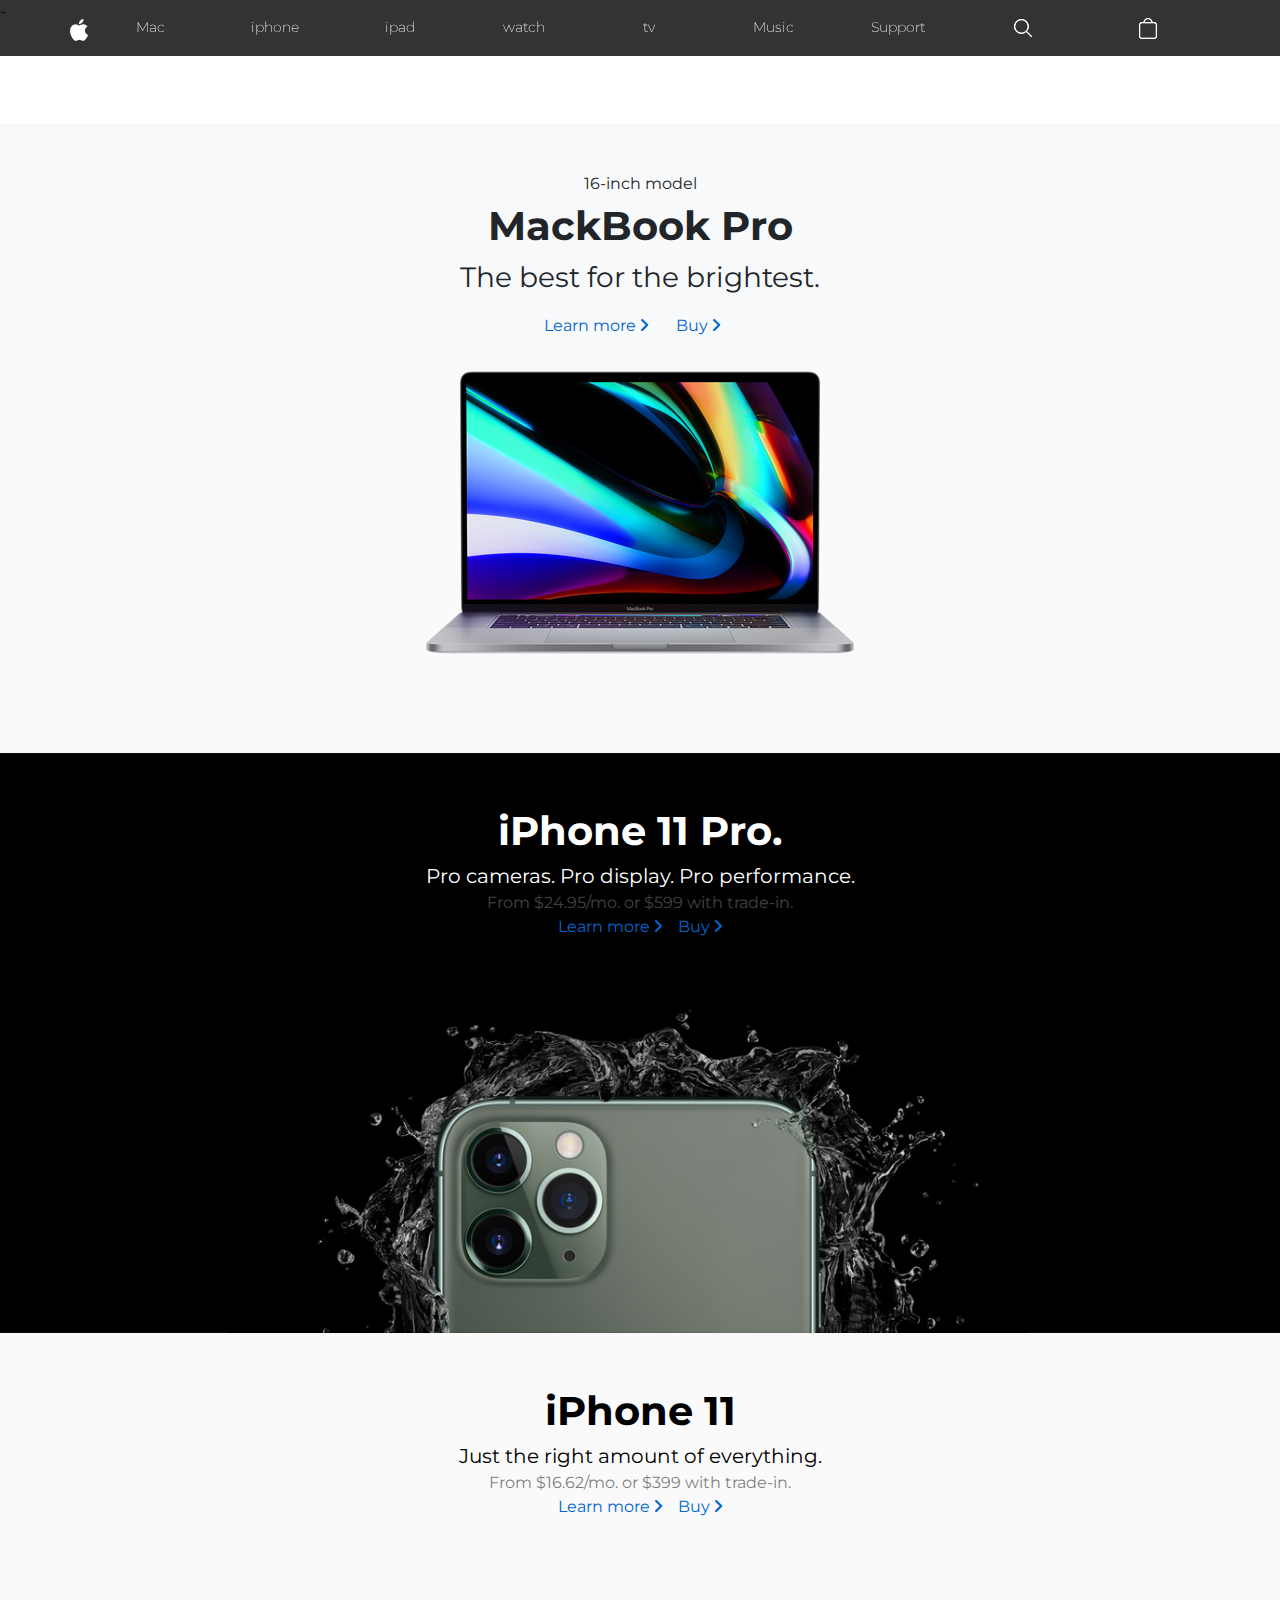
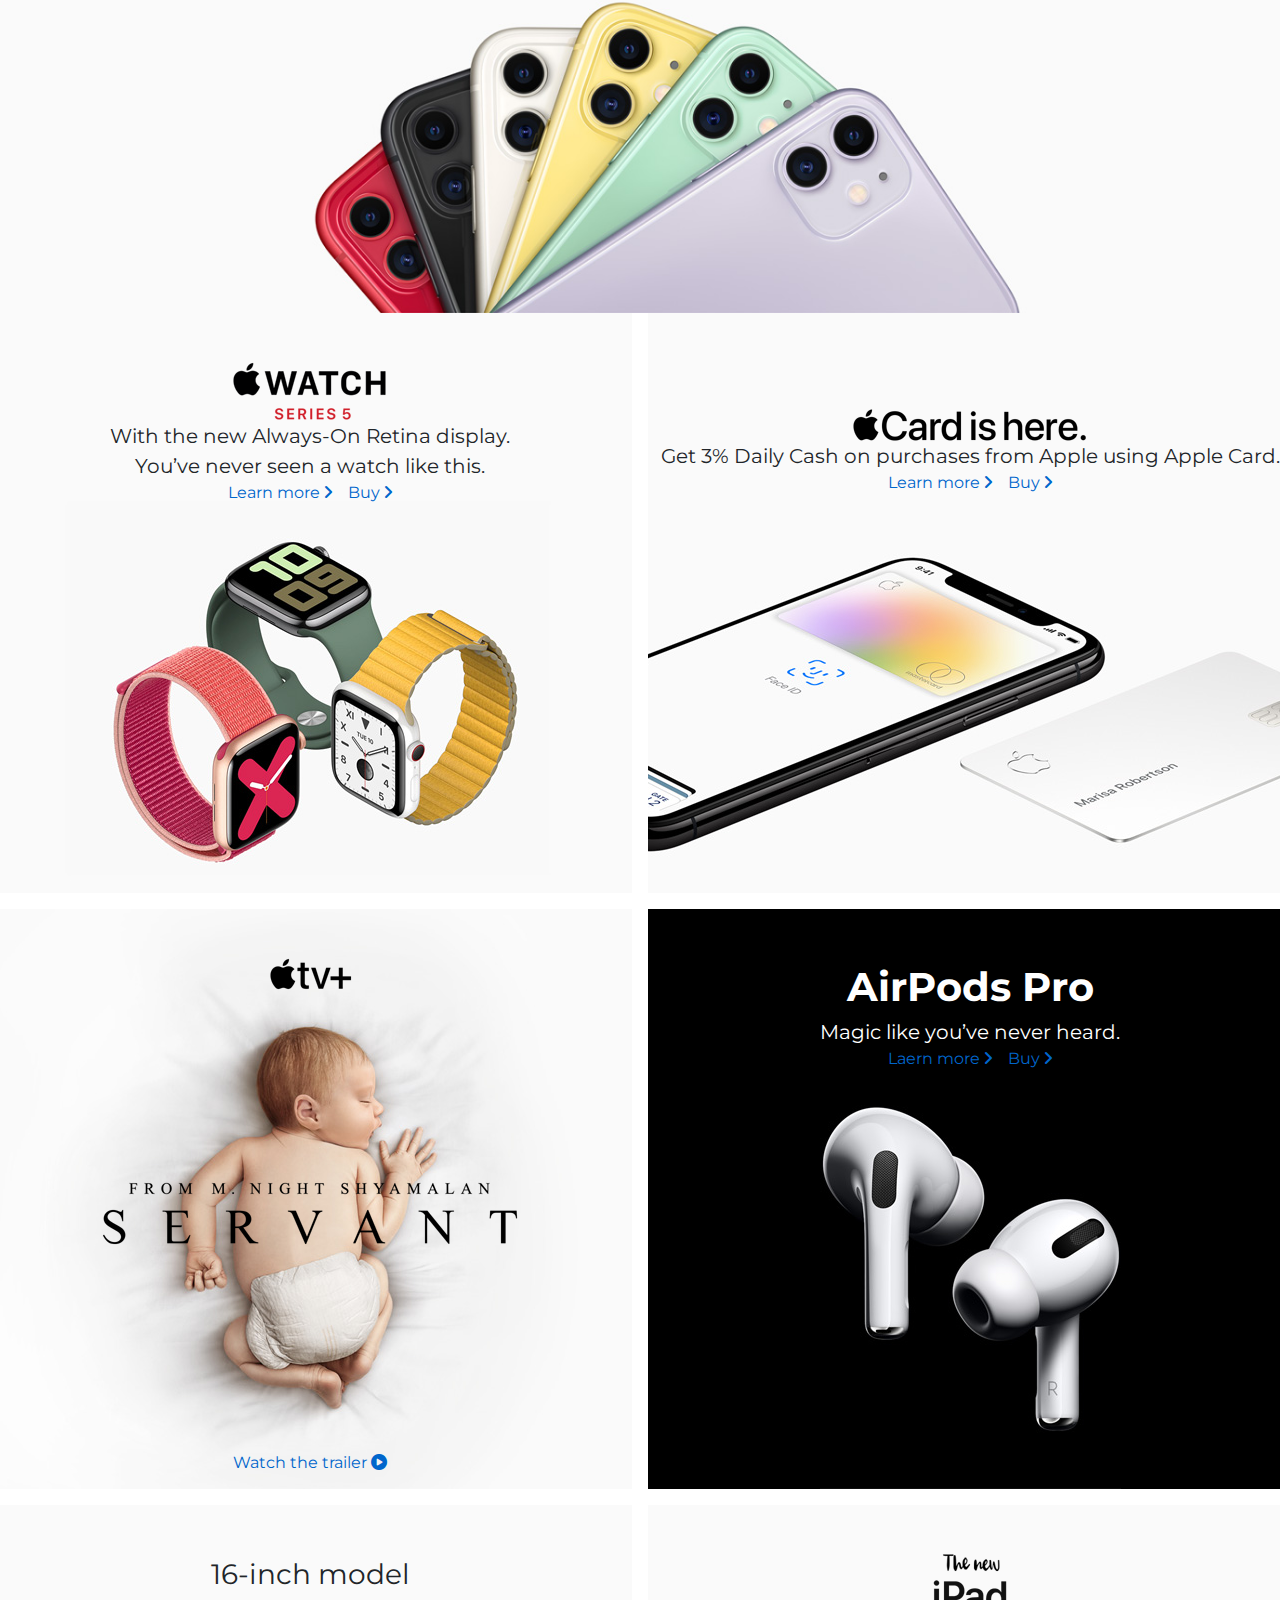
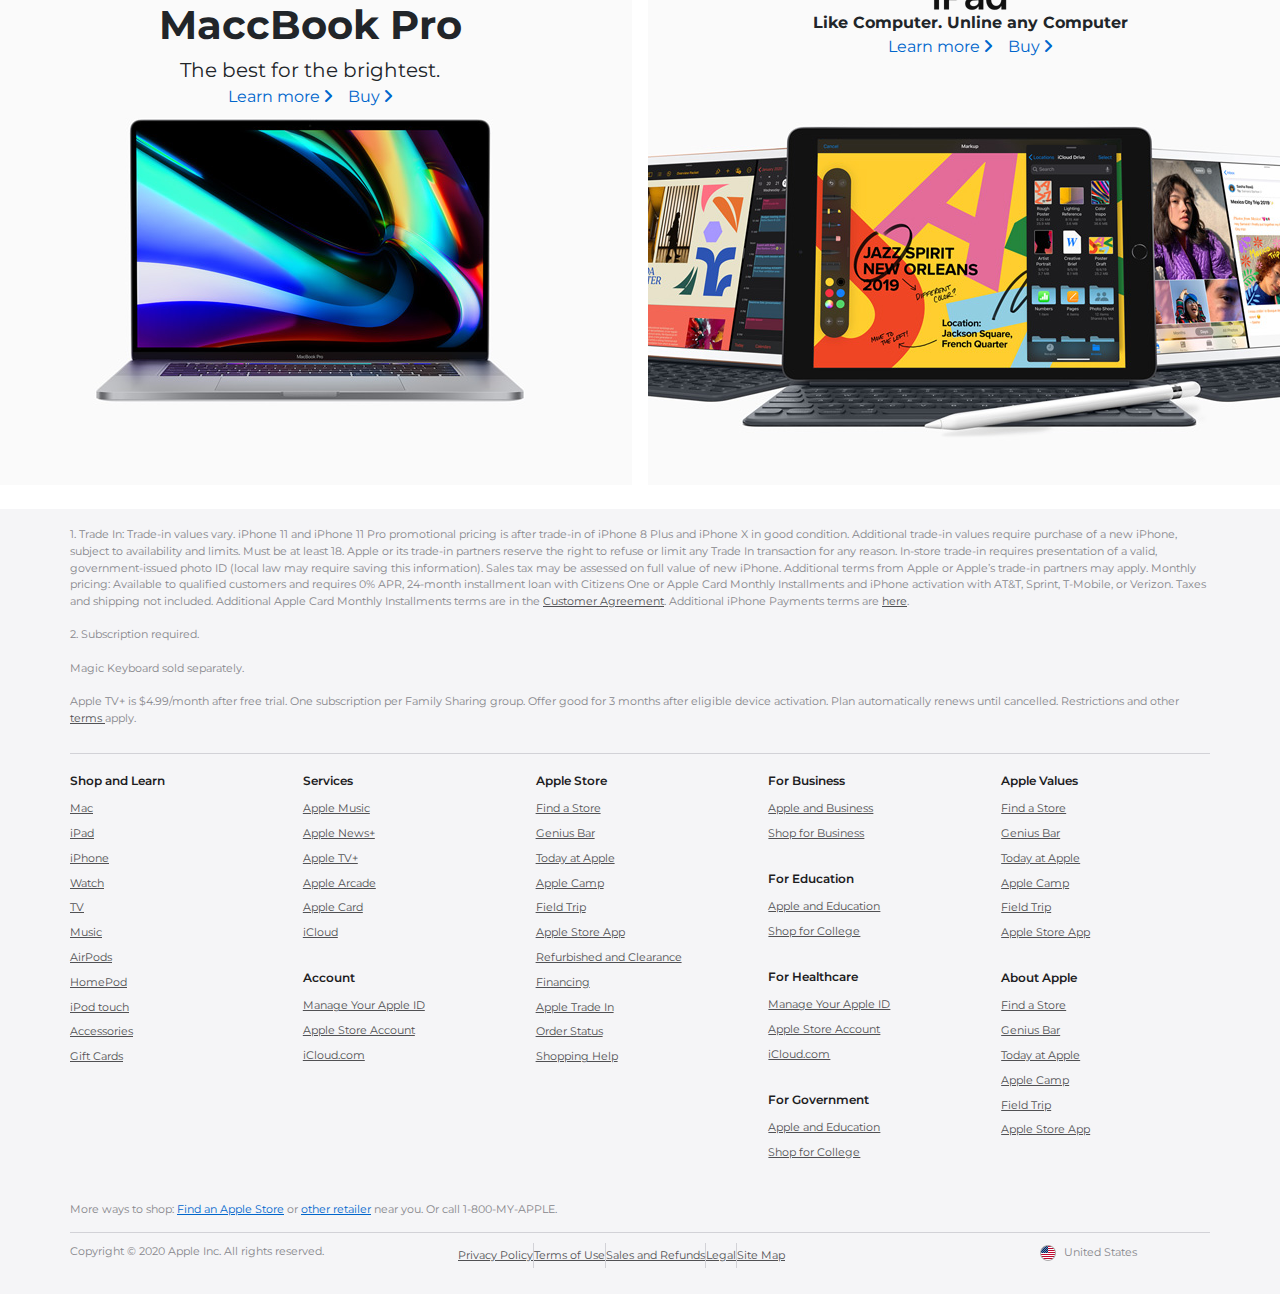
<file: index.html>
<!DOCTYPE html>
<html>
  <head>
    

    <!-- Some meta tags -->
    <meta charset="utf-8" />
    <meta
      name="viewport"
      content="width=device-width, initial-scale=1, shrink-to-fit=no"
    />
    <meta name="title" content="Apple Responsive Replica" />
    <meta
      name="description"
      content="A responsive replica of Apple's website"
    />
    <title>Apple Responsive Replica</title>
    <link rel='icon' href='images/icons/favicon.ico' type='image/x-icon'/ >

    <!-- Link to the Font-Awesome Font -->
    <link
      rel="stylesheet"
      href="https://maxcdn.bootstrapcdn.com/font-awesome/4.6.2/css/font-awesome.min.css"
    />

    <!-- FontAwesome CSS  -->
    

    <link href="https://cdnjs.cloudflare.com/ajax/libs/font-awesome/6.0.0-beta3/css/all.min.css" rel="stylesheet"> -

    <!-- Link to Montserrat font from Google Fonts-->
    <link
      href="https://fonts.googleapis.com/css?family=Montserrat:200,200i,300,300i,400,600,600i,700,700i,800,800i,900,900i&display=swap"
      rel="stylesheet"
    />

    <!-- Styles -->
    <!-- Bootstrap Styles -->
    <!-- <link rel="stylesheet" type="text/css" href="css/bootstrap.css" /> -->
    <link rel="stylesheet" href="css/bootstrap (2).css" />

    <!-- Custom Styles -->
    <link rel="stylesheet" type="text/css" href="css/styles.css" />
  </head>
  <body>
    <!-- Header navigation -->
    <div class="nav-wrapper fixed-top">
      <div class="container">
        <nav class="navbar navbar-toggleable-sm navbar-expand-md">
          <button
            class="navbar-toggler navbar-toggler-right"
            type="button"
            data-toggle="collapse"
            data-target=".navbar-collapse"
          >
            ☰
          </button>
          <a class="navbar-brand mx-auto" href="#"
            ><img src="images/icons/logo-sm.png"
          /></a>

          <div class="navbar-collapse collapse">
            <ul class="navbar-nav nav-justified w-100 nav-fill">
              <li class="nav-item">
                <a class="nav-link js-scroll-trigger" href="/mac/">Mac</a>
              </li>
              <li class="nav-item">
                <a class="nav-link js-scroll-trigger" href="#">iphone</a>
              </li>
              <li class="nav-item">
                <a class="nav-link js-scroll-trigger" href="#">ipad</a>
              </li>
              <li class="nav-item">
                <a class="nav-link js-scroll-trigger" href="#">watch</a>
              </li>
              <li class="nav-item">
                <a class="nav-link js-scroll-trigger" href="#">tv</a>
              </li>
              <li class="nav-item">
                <a class="nav-link js-scroll-trigger" href="#">Music</a>
              </li>
              <li class="nav-item">
                <a class="nav-link js-scroll-trigger" href="#">Support</a>
              </li>
              <li class="nav-item">
                <a class="nav-link js-scroll-trigger" href="/search/"
                  ><img src="images/icons/search-icon-sm.png"
                /></a>
              </li>
              <li class="nav-item">
                <a class="nav-link js-scroll-trigger" href="/cart/"
                  ><img src="images/icons/cart-sm.png"
                /></a>
              </li>
            </ul>
          </div>
        </nav>
      </div>
    </div>

    <!-- My code goes in here -->
    <!--  -->
    <div class="top-100">
      <div class="container-fluid">
        <section class="firstSection text-center pt-5 bg-light py-3">
          <div class="internal-wrapper">
            <div class="model fs-6">16-inch model</div>
            <div class="product-title fw-bold fs-1">MackBook Pro</div>
            <div class="brief-description fs-3">
              The best for the brightest.
            </div>
            <div class="links-wrapper py-3">
              <ul class="list-unstyled list-inline">
                <li class="list-inline-item pe-3">
                  <a href="#" class="text-decoration-none">Learn more <i class="fa-solid fa-angle-right"></i></a>
                </li>
                <li class="list-inline-item pe-3">
                  <a href="#" class="text-decoration-none">Buy <i class="fa-solid fa-angle-right"></i></a>
                </li>
              </ul>
            </div>
            <div class="image-wrapper">
              <img src="./images/home/macbook-pro.jpg" alt="MacBook Pro img-fluid" />
            </div>
          </div>
        </section>
        <!-- First main section ends here -->
        <!-- Second main section starts here -->
        <section class="secondSection pt-5 text-center text-white py-3">
          <div class="internal-wrapper">
            <div class="product-title fw-bold fs-1">iPhone 11 Pro.</div>
            <div class="brief-description fs-5">
              Pro cameras. Pro display. Pro performance.
            </div>
            <div class="price-wrapper fs-6 opacity-25">
              From $24.95/mo. or $599 with trade‑in.
            </div>
            <div class="links-wrapper">
              <ul class="d-flex list-unstyled gap-3 justify-content-center">
                <li><a href="#" class="text-decoration-none">Learn more <i class="fa-solid fa-angle-right"></i> </a></li>
                <li><a href="#" class="text-decoration-none">Buy <i class="fa-solid fa-angle-right"></i></a></li>
              </ul>
            </div>
          </div>
        </section>
        <section class="thirdSection pt-5 text-center text-black py-5">
          <div class="internal-wrapper">
            <div class="product-title fw-bold fs-1">iPhone 11</div>
            <div class="brief-description fs-5">
              Just the right amount of everything.
            </div>
            <div class="price-wrapper fs-6 opacity-50">
              From $16.62/mo. or $399 with trade‑in.
            </div>
            <div class="links-wrapper">
              <ul class="d-flex gap-3 justify-content-center list-unstyled">
                <li><a href="#" class="text-decoration-none">Learn more <i class="fa-solid fa-angle-right"></i></a></li>
                <li><a href="#" class="text-decoration-none">Buy <i class="fa-solid fa-angle-right"></i></a></li>
              </ul>
            </div>
          </div>
        </section>
        <section class="fourthSection text-center  row">
          <div class="left-wrapper mb-3 pt-5 col-md me-md-3">
            <div class="logo-left">
              <img src="./images/icons/watch-series5-logo.png" alt="" class="img-fluid" />
            </div>
            <div class="brief-description fs-5">
              With the new Always-On Retina display.<br />
              You’ve never seen a watch like this.
            </div>
            <div class="links-wrapper">
              <ul
                class="d-flex gap-3 fs-6 justify-content-center list-unstyled"
              >
                <li><a href="#" class="text-decoration-none">Learn more <i class="fa-solid fa-angle-right"></i></a></li>
                <li><a href="#" class="text-decoration-none">Buy <i class="fa-solid fa-angle-right"></i></a></li>
              </ul>
            </div>
          </div>
          <div class="right-wrapper pt-5 mb-3 col-md">
            <div class="logo-right pt-5">
              <img src="./images/icons/apple-card-logo.png" alt="" class="img-fluid" />
            </div>
            <div class="brief-description fs-5">
              Get 3% Daily Cash on purchases from Apple using Apple Card.
            </div>
            <div class="links-wrapper">
              <ul
                class="d-flex gap-3 fs-6 justify-content-center list-unstyled"
              >
                <li><a href="#" class="text-decoration-none">Learn more <i class="fa-solid fa-angle-right"></i></a></li>
                <li><a href="#" class="text-decoration-none">Buy <i class="fa-solid fa-angle-right"></i></a></li>
              </ul>
            </div>
          </div>
        </section>
        <section class="fivethSection text-center  row">
          <div class="left-wrapper mb-3 col-md me-md-3">
            <div class="logo5top pt-5">
              <img src="./images/icons/apple-tv-logo.png" alt="" class="img-fluid" />
            </div>
            <div class="servantLogo">
              <img src="./images/icons/servant-logo.png" alt="" class="img-fluid" />
            </div>
            <div class="watch-more-wrapper list-unstyled">
              <a href="#" class="text-decoration-none">Watch the trailer <i class="fa-solid fa-circle-play"></i></a>
            </div>
          </div>
          <div class="right-wrapper mb-3 text-center pt-5 col-md">
            <div class="model fs-1 fw-bold">AirPods Pro</div>
            <div class="brief-description fs-5">Magic like you’ve never heard.</div>
            <div class="links-wrapper hovercol">
              <ul class="d-flex gap-3 justify-content-center list-unstyled">
                <li><a href="#" class="text-decoration-none">Laern more <i class="fa-solid fa-angle-right"></i></a></li>
                <li><a href="#" class="text-decoration-none">Buy <i class="fa-solid fa-angle-right"></i></a></li>
              </ul>
            </div>
          </div>
        </section>
        <section class="sixthSection text-center  row">
        <div class="left-wrapper text-center pt-5 mb-3 col-md me-md-3">
            <div class="model fs-3">
            16-inch model
        </div>
        <div class="product-title fs-1 fw-bold">
            MaccBook Pro
        </div>
        <div class="brief-description fs-5">
            The best for the brightest.
        </div>
        <div class="links-wrapper">
            <ul class="d-flex justify-content-center gap-3 list-unstyled">
                <li><a href="#" class="text-decoration-none">Learn more <i class="fa-solid fa-angle-right"></i></a></li>
                <li><a href="#" class="text-decoration-none">Buy <i class="fa-solid fa-angle-right"></i></a></li>
            </ul>
        </div>
        </div>
        <div class="right-wrapper text-center pt-5 mb-4 col-md">
            <div class="logo6left">
                <img src="./images/icons/new-ipad-logo.png" alt="" class="img-fluid">
            </div>
            <div class="brief-description fs-6 fw-bold">
                Like Computer. Unline any Computer
            </div>
            <div class="links-wrapper">
                <ul class="d-flex justify-content-center gap-3 list-unstyled">
                    <li><a href="#" class="text-decoration-none">Learn more <i class="fa-solid fa-angle-right"></i></a></li>
                    <li><a href="#" class="text-decoration-none">Buy <i class="fa-solid fa-angle-right"></i></a></li>
                </ul>
            </div>
            </div>
        </div>
    </section>
      </div>
    </div>
    <!-- Footer section stats here -->
    <footer class="footer-wrapper">
      <div class="container">
        <div class="upper-text-container">
          <p>
            1. Trade In: Trade‑in values vary. iPhone 11 and iPhone 11 Pro
            promotional pricing is after trade‑in of iPhone 8 Plus and iPhone X
            in good condition. Additional trade‑in values require purchase of a
            new iPhone, subject to availability and limits. Must be at least 18.
            Apple or its trade-in partners reserve the right to refuse or limit
            any Trade In transaction for any reason. In‑store trade‑in requires
            presentation of a valid, government-issued photo ID (local law may
            require saving this information). Sales tax may be assessed on full
            value of new iPhone. Additional terms from Apple or Apple’s trade-in
            partners may apply. Monthly pricing: Available to qualified
            customers and requires 0% APR, 24-month installment loan with
            Citizens One or Apple Card Monthly Installments and iPhone
            activation with AT&T, Sprint, T-Mobile, or Verizon. Taxes and
            shipping not included. Additional Apple Card Monthly Installments
            terms are in the
            <a
              href="https://www.goldmansachs.com/terms-and-conditions/Apple-Card-Customer-Agreement.pdf"
              target="_blank"
            >
              Customer Agreement</a
            >. Additional iPhone Payments terms are
            <a
              href="https://www.apple.com/legal/sales-support/iphoneinstallments_us/"
            >
              here</a
            >.
          </p>
          <p>
            2. Subscription required.<br /><br />
            Magic Keyboard sold separately.<br /><br />
            Apple TV+ is $4.99/month after free trial. One subscription per
            Family Sharing group. Offer good for 3 months after eligible device
            activation. Plan automatically renews until cancelled. Restrictions
            and other <a href="https://www.apple.com/promo/">terms </a> apply.
          </p>
        </div>
        <div class="footer-links-wrapper row">
          <div class="links-wrapper-1 col-sm-12 col-md">
            <h3>Shop and Learn</h3>
            <ul>
              <li><a href="#">Mac</a></li>
              <li><a href="#">iPad</a></li>
              <li><a href="#">iPhone</a></li>
              <li><a href="#">Watch</a></li>
              <li><a href="#">TV</a></li>
              <li><a href="#">Music</a></li>
              <li><a href="#">AirPods</a></li>
              <li><a href="#">HomePod</a></li>
              <li><a href="#">iPod touch</a></li>
              <li><a href="#">Accessories</a></li>
              <li><a href="#">Gift Cards</a></li>
            </ul>
          </div>
          <div class="links-wrapper-2 col-sm-12 col-md">
            <h3>Services</h3>
            <ul>
              <li><a href="#">Apple Music</a></li>
              <li><a href="#">Apple News+</a></li>
              <li><a href="#">Apple TV+</a></li>
              <li><a href="#">Apple Arcade</a></li>
              <li><a href="#">Apple Card</a></li>
              <li><a href="#">iCloud</a></li>
            </ul>
            <h3>Account</h3>
            <ul>
              <li><a href="#">Manage Your Apple ID</a></li>
              <li><a href="#">Apple Store Account</a></li>
              <li><a href="#">iCloud.com</a></li>
            </ul>
          </div>
          <div class="links-wrapper-3 col-sm-12 col-md">
            <h3>Apple Store</h3>
            <ul>
              <li><a href="#">Find a Store</a></li>
              <li><a href="#">Genius Bar</a></li>
              <li><a href="#">Today at Apple</a></li>
              <li><a href="#">Apple Camp</a></li>
              <li><a href="#">Field Trip</a></li>
              <li><a href="#">Apple Store App</a></li>
              <li><a href="#">Refurbished and Clearance</a></li>
              <li><a href="#">Financing</a></li>
              <li><a href="#">Apple Trade In</a></li>
              <li><a href="#">Order Status</a></li>
              <li><a href="#">Shopping Help</a></li>
            </ul>
          </div>
          <div class="links-wrapper-4 col-sm-12 col-md">
            <h3>For Business</h3>
            <ul>
              <li><a href="#">Apple and Business</a></li>
              <li><a href="#">Shop for Business</a></li>
            </ul>
            <h3>For Education</h3>
            <ul>
              <li><a href="#">Apple and Education</a></li>
              <li><a href="#">Shop for College</a></li>
            </ul>
            <h3>For Healthcare</h3>
            <ul>
              <li><a href="#">Manage Your Apple ID</a></li>
              <li><a href="#">Apple Store Account</a></li>
              <li><a href="#">iCloud.com</a></li>
            </ul>
            <h3>For Government</h3>
            <ul>
              <li><a href="#">Apple and Education</a></li>
              <li><a href="#">Shop for College</a></li>
            </ul>
          </div>
          <div class="links-wrapper-5 col-sm-12 col-md">
            <h3>Apple Values</h3>
            <ul>
              <li><a href="#">Find a Store</a></li>
              <li><a href="#">Genius Bar</a></li>
              <li><a href="#">Today at Apple</a></li>
              <li><a href="#">Apple Camp</a></li>
              <li><a href="#">Field Trip</a></li>
              <li><a href="#">Apple Store App</a></li>
            </ul>
            <h3>About Apple</h3>
            <ul>
              <li><a href="#">Find a Store</a></li>
              <li><a href="#">Genius Bar</a></li>
              <li><a href="#">Today at Apple</a></li>
              <li><a href="#">Apple Camp</a></li>
              <li><a href="#">Field Trip</a></li>
              <li><a href="#">Apple Store App</a></li>
            </ul>
          </div>
        </div>
        <div class="my-apple-wrapper">
          More ways to shop: <a href="#">Find an Apple Store</a> or
          <a href="#">other retailer</a> near you. Or call 1-800-MY-APPLE.
        </div>
        <div class="copyright-wrapper row">
          <div
            class="copyright col-sm-12 order-2 col-md-8 order-md-1 col-lg-4 order-lg-1"
          >
            Copyright &copy; 2020 Apple Inc. All rights reserved.
          </div>
          <div class="footer-links-terms col-sm-12 order-3 col-lg-6 order-lg-2">
            <ul>
              <li><a href="#">Privacy Policy</a></li>
              <li><a href="#">Terms of Use</a></li>
              <li><a href="#">Sales and Refunds</a></li>
              <li><a href="#">Legal</a></li>
              <li><a href="#">Site Map</a></li>
            </ul>
          </div>
          <div
            class="footer-country col-sm-12 order-1 col-md-4 order-md-2 text-md-right col-lg-2 order-lg-3"
          >
            <div class="flag-wrapper"><img src="images/icons/16.png" /></div>
            <div class="footer-country-name">United States</div>
          </div>
        </div>
      </div>
    </footer>
    <!-- Footer section ends here -->

    <!-- Javascript -->

    <!-- jQuery -->
    <script src="https://ajax.googleapis.com/ajax/libs/jquery/3.4.1/jquery.min.js"></script>

    <!-- Bootsrap JS -->
    <script src="js/bootstrap.js"></script>
  </body>
</html>
</file>
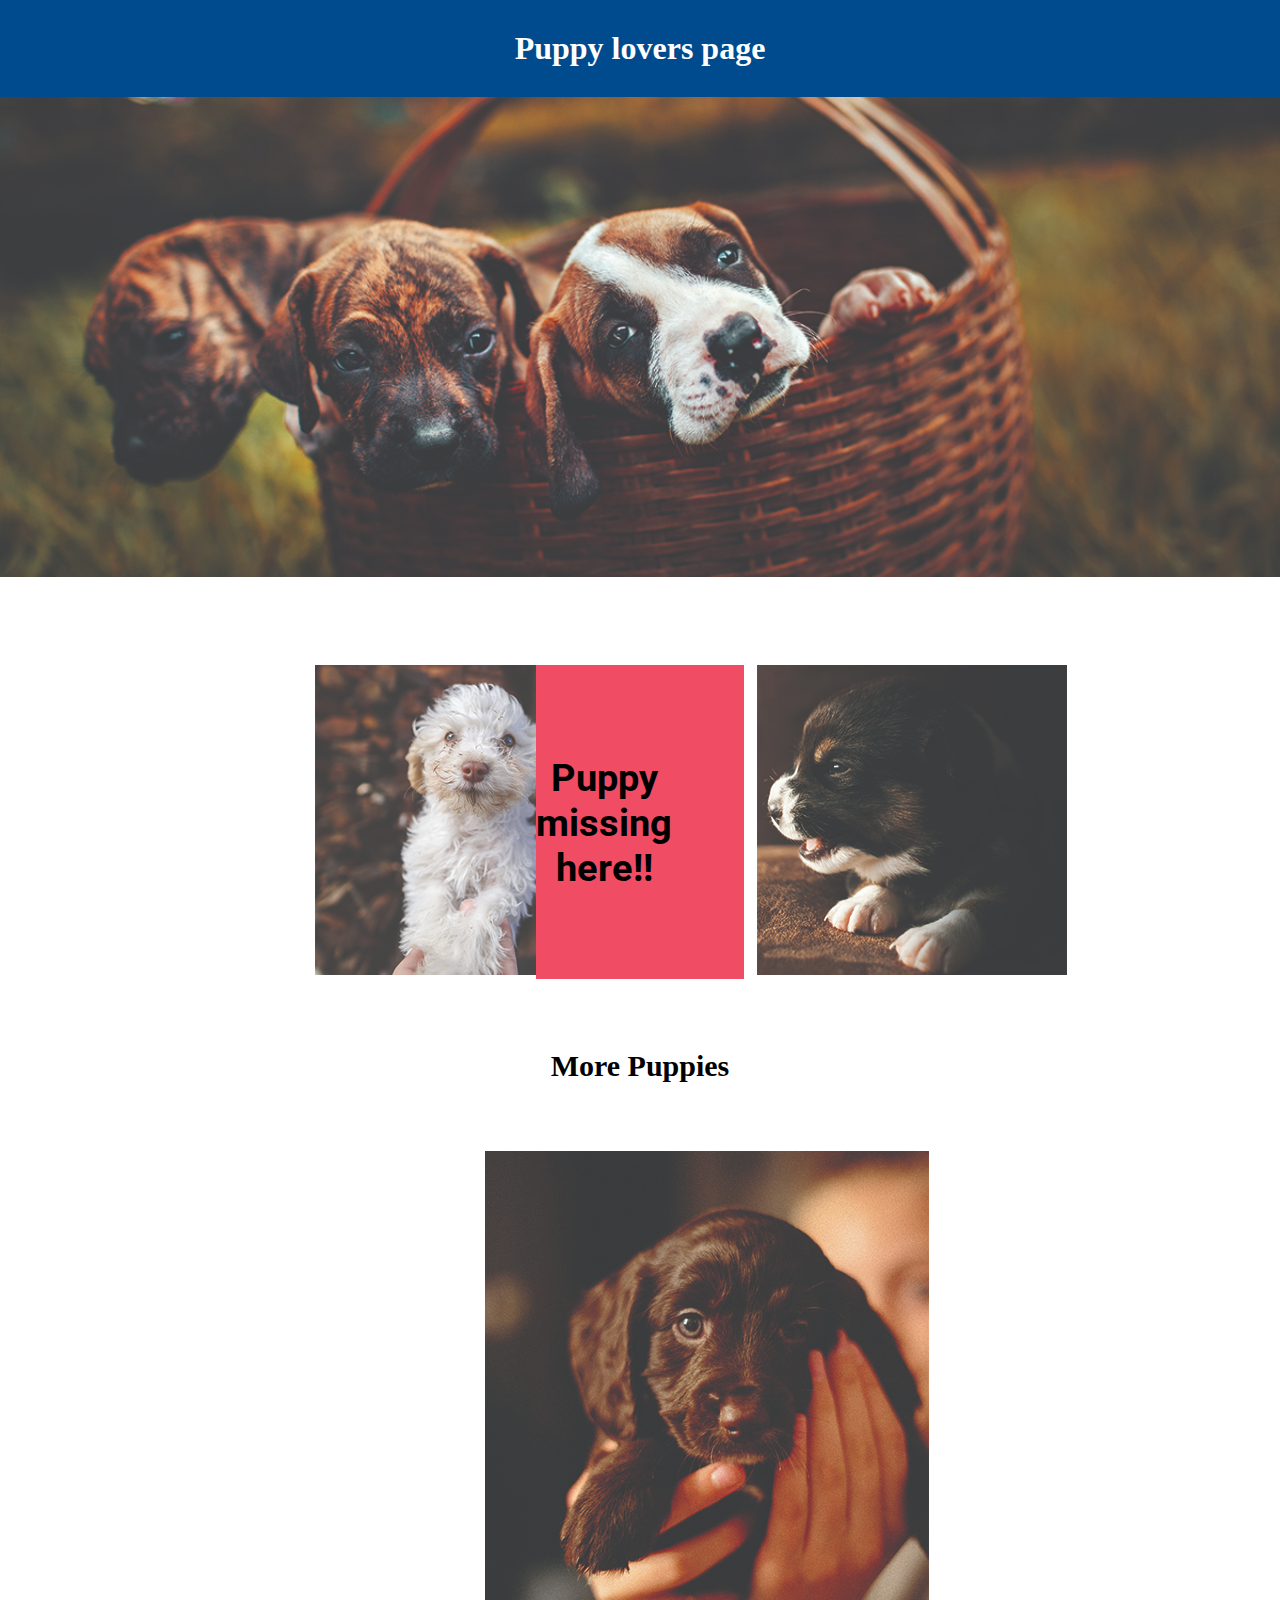
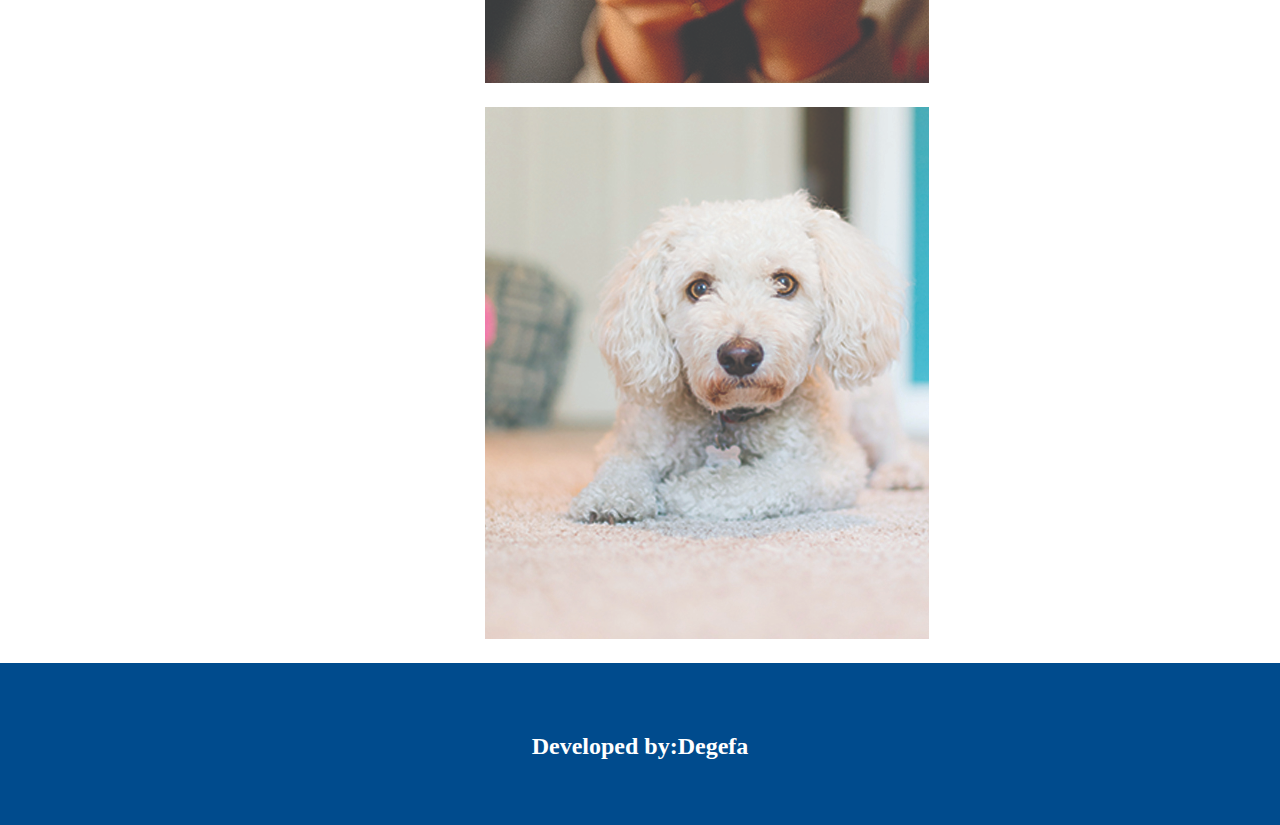
<file: PuppyProjectMediaQueries/Project/index.html>
<!DOCTYPE html>
<html lang="en">
<head>
    <meta charset="UTF-8">
    <meta name="viewport" content="width=device-width, initial-scale=1.0">
    <title>Puppy lovers page</title>
    <link rel="preconnect" href="https://fonts.googleapis.com">
<link rel="preconnect" href="https://fonts.gstatic.com" crossorigin>
<link href="https://fonts.googleapis.com/css2?family=Roboto:ital,wght@0,100;0,300;0,400;0,500;0,700;0,900;1,100;1,300;1,400;1,500;1,700;1,900&display=swap" rel="stylesheet">
    <link rel="stylesheet" href="./CSS/style.css">
</head>
<body>
    <!-- Header starts here -->
    <header class="blueBG">
        <h1>Puppy lovers page</h1>
    </header>
    <!-- Header ends here -->

    <!-- Banner starts here -->
    <section class="banner">
        <div>
            <img src="images/banner-puppies.jpg" alt="">
        </div>
    </section>
    <!-- Banner ends here -->
    
    <!-- Missing Puppy section starts here -->
    <section class="missingPuppy-wrapper">
        <div class="img1"><img src="images/puppy-1.jpg" alt=""></div>
        <div class="missing">
            <p>Puppy <br>missing <br> here!!</p>
        </div>

        <div class="img2"><img src="images/puppy-2.jpg" alt=""></div>
    </section>
    <!-- Missing Puppy section ends here -->

<!-- More Puppy section starts here -->
    <section>
        <div class="morePuppy">
            <h2>More Puppies</h2>
        </div>
    </section>
    <!-- More Puppy section ends here -->

    <!-- Bottom Puppy section starts here -->
    <section class="bottomP">
            <div class="bottomImg1"><img src="images/puppy-3.jpg" alt=""></div>
            <div class="bottomImg2"><img src="images/puppy-4.jpg" alt=""></div>
    </section>

        <!-- Bottom Puppy section ends here -->
    
<!-- footer section starts here -->
    <footer class="blueBG footerText">
        <h2>Developed by:Degefa</h2>
    </footer>
</body>
</html>
</file>
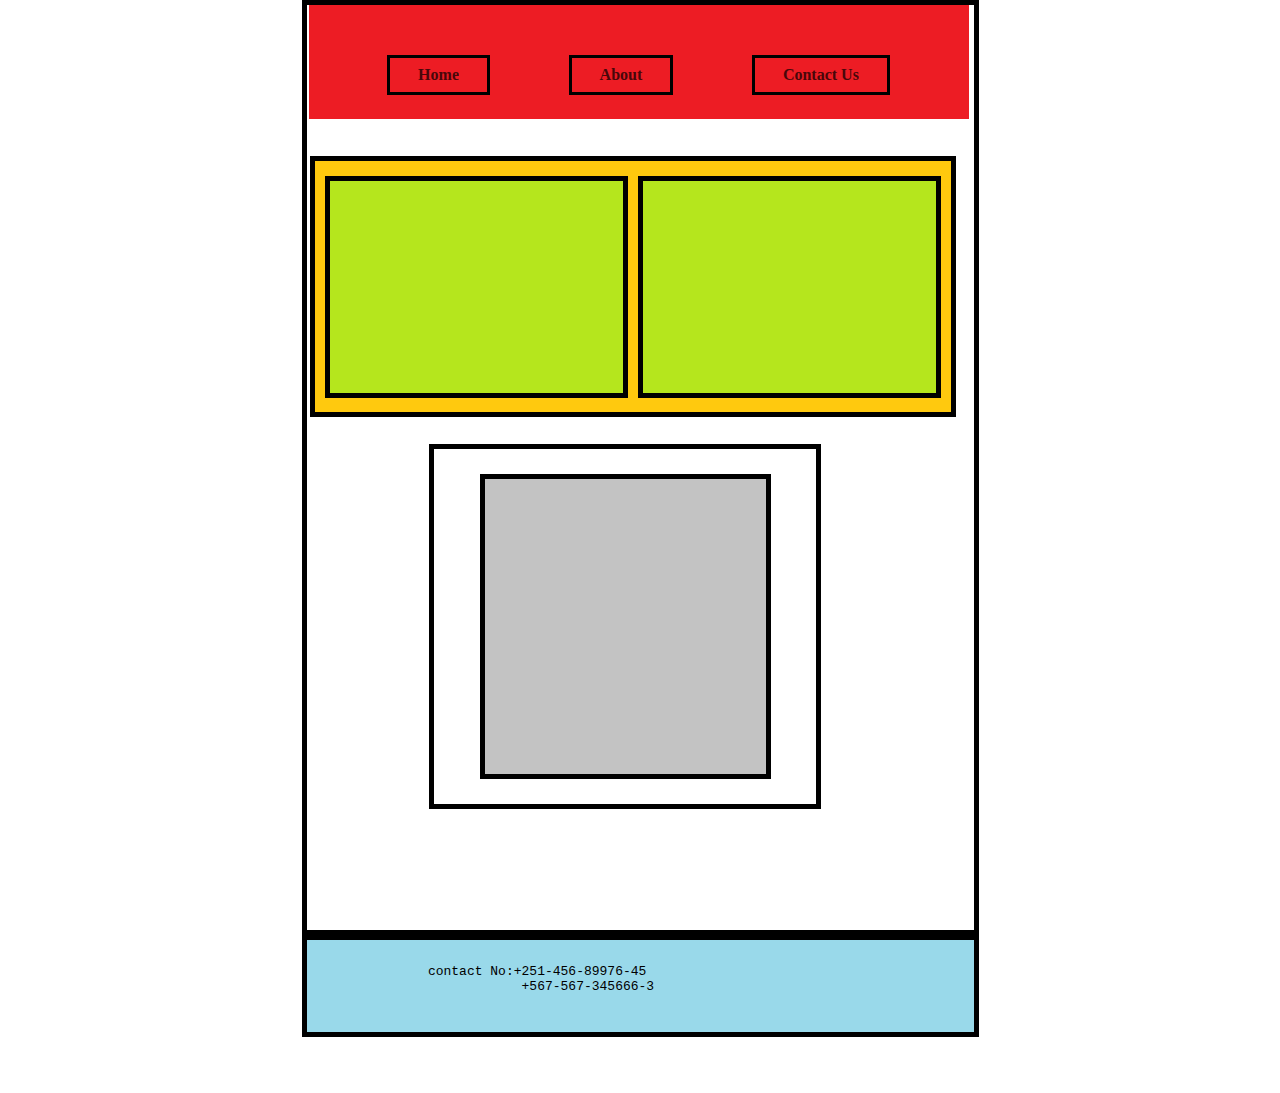
<file: PuppyProjectMediaQueries/Project/Bonus/bonus.html>
<!DOCTYPE html>
<html lang="en">
<head>
  <meta charset="UTF-8">
  <meta name="viewport" content="width=device-width, initial-scale=1.0">
  <title>Media query bonus</title>
  <link rel="stylesheet" href="bonus.css">
</head>
<body>
  <section class="outer-border">
    <header class="header-wrapper">
    <nav class="header-links">
      <ul>
        <li><a href="">Home</a></li>
        <li><a href="">About</a></li>
        <li><a href="">Contact Us</a></li>
        <li class="howitworks"><a href="">How it works</a></li>
      </ul>
    </nav>
  </header>
  <section class="cool-designtext">
    <div>This is cool design</div>
  </section>
  <section class="mainsection-yellowbg">
    <div class="left-wrapper">
      <div class="green-left-upper"></div>
      <div class="green-left-bottom"></div>
    </div>

    <div class="right-wrapper">
      <div class="right-upper-1gray">
        <div class="innersinglegray"></div>
      </div>
      <div class="right-bottom-2grays"></div>
    </div>
  </section>
  </section>
  <footer>
    <div class="contact">
      <pre class="contact-text">
        contact No:+251-456-89976-45 
                    +567-567-345666-3
      </pre>
    </div>
    <div class="address">
      Address:<br>
              AA,US<br>
              UE, UAE
    </div>
  </footer>
</body>
</html>
</file>
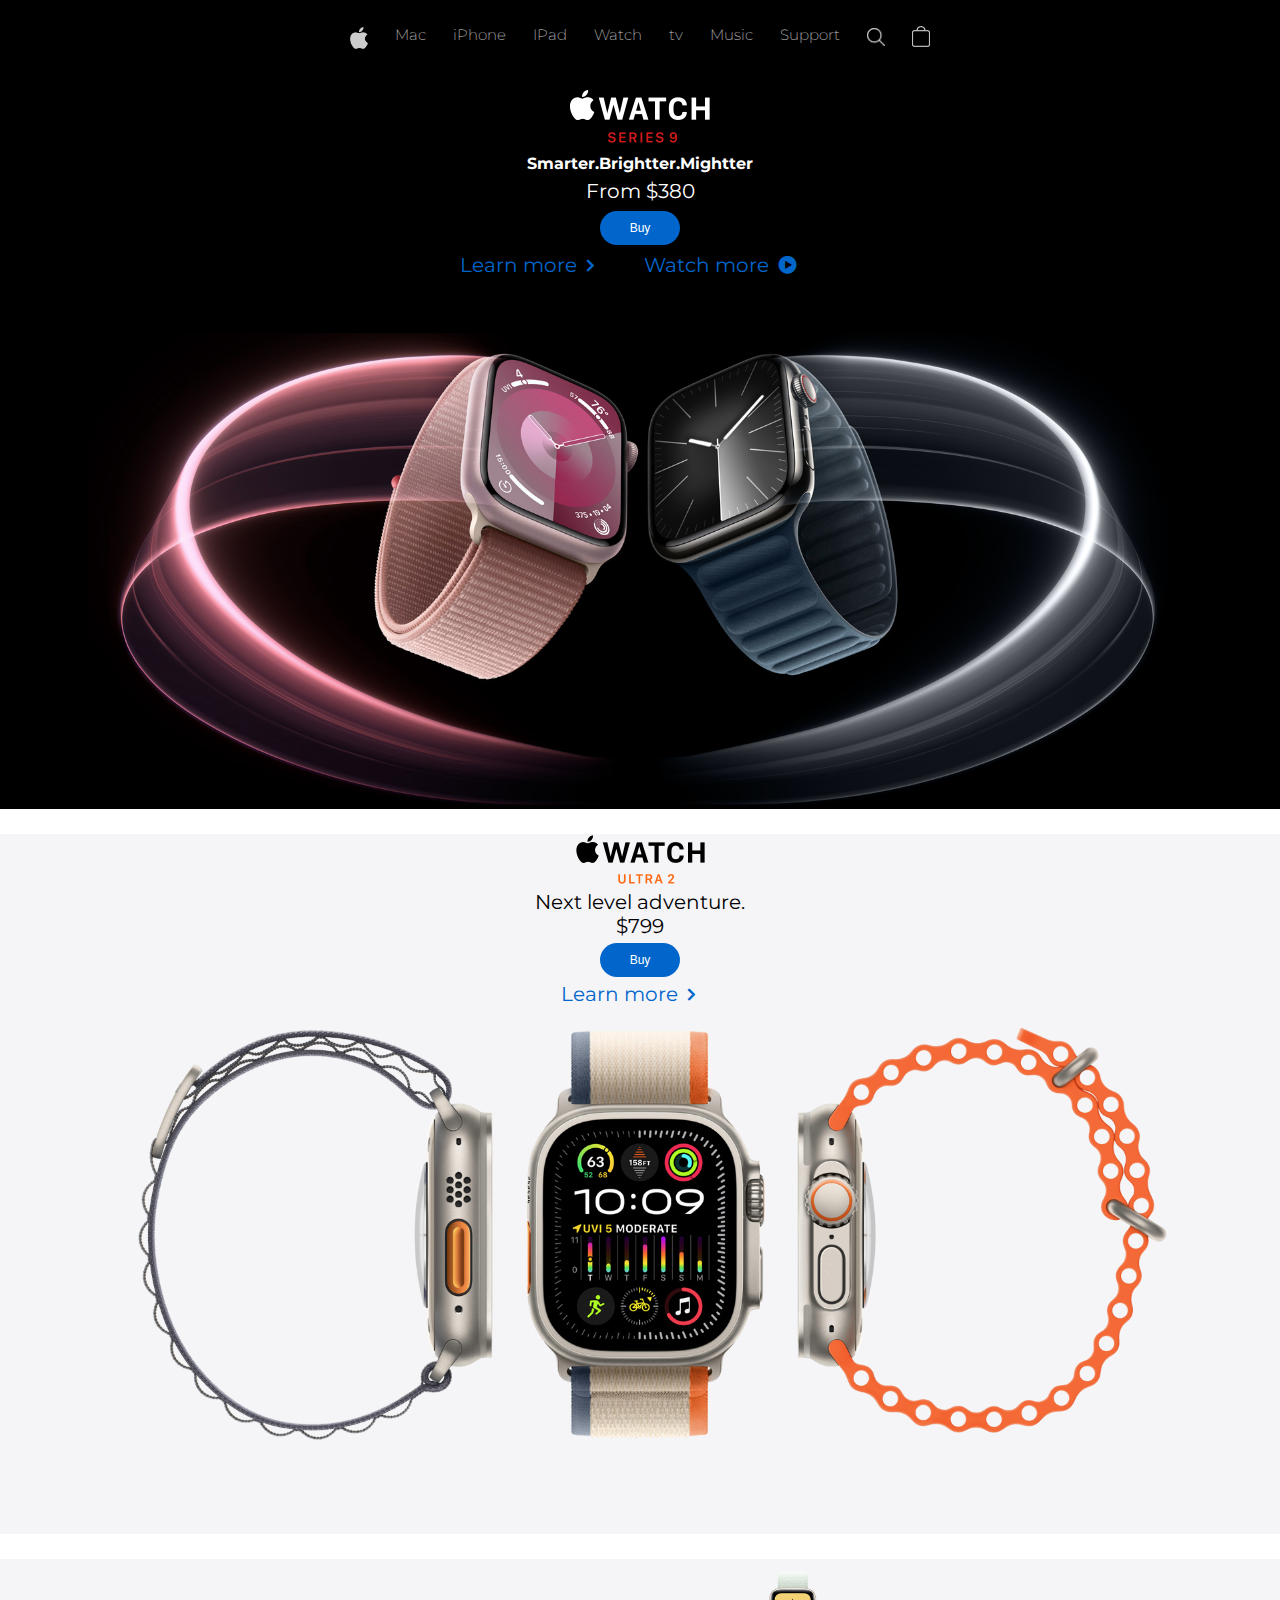
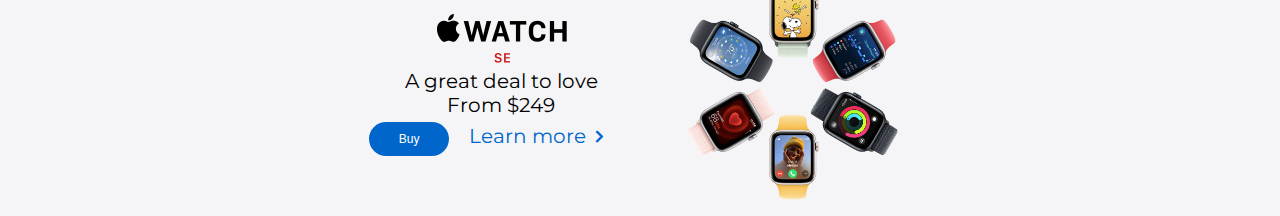
<file: PuppyProjectMediaQueries/Project/Bonus/bonus/bonus.html>
<!DOCTYPE html>
<html lang="en">
<head>
    <meta charset="UTF-8">
    <meta name="viewport" content="width=device-width, initial-scale=1.0">
    <title>Bonus after apple website</title>
    <link rel="stylesheet" href="bonus.css">
    <!-- Link to the Font-Awesome Font -->
	<!-- This font gives us the option to use emojies, symbols, common logos and icons as a font -->
	<link rel="stylesheet" href="https://maxcdn.bootstrapcdn.com/font-awesome/4.6.2/css/font-awesome.min.css">

	<!-- Link to Montserrat font on Google Fonts-->
	<link href="https://fonts.googleapis.com/css?family=Montserrat:200,200i,300,300i,400,600,600i,700,700i,800,800i,900,900i&display=swap" rel="stylesheet">
</head>
<body>
    <section>
        <!-- Header starts here -->
        <header class="header-wrapper">
            <div class="internal-wrapper">
                <div class="header-links-wrapper">
                    <ul>
                        <li class="logo-link"><a href="#"><img src="./images/icons/logo.png" alt="Apple logo"></a></li>
                        <li><a href="#">Mac</a></li>
                        <li><a href="#">iPhone</a></li>
                        <li><a href="#">IPad</a></li>
                        <li><a href="#">Watch</a></li>
                        <li><a href="#">tv</a></li>
                        <li><a href="#">Music</a></li>
                        <li><a href="#">Support</a></li>
                        <li class="search-link"><a href="#"><img src="./images/icons/search-icon.png" alt="search icon"></a></li>
                        <li class="cart-link"><a href="#"><img src="./images/icons/cart.png" alt=""></a></li>
                    </ul>
                </div>
            </div>
        </header>
        <!-- Header section ends here -->
    </section>
    <!-- second section starts here -->
    <section class="secondSection">
        <div class="internal-wrapper">
            <div class="logowatch">
            <img src="../bonus/images/home/watch9.png" alt="watch logo">
        </div>
        <div class="description">
            Smarter.Brightter.Mightter
        </div>
        <div class="price">
            From $380
        </div>
        <div class="buttonBuy">
            <button>Buy</button>
        </div>
        <div class="links-wrapper">
            <ul>
                <li class="learnMore"><a href="#">Learn more</a></li>
                <li class="WatchMore"><a href="#">Watch more</a></li>
            </ul>
        </div>
    </section>
    <!-- section 3 starts here -->
    <section class="sectionThree">
        <div class="internal-wrapper">
            <div class="logowatch">
            <img src="../bonus/images/home/watch9_dark.png" alt="Watch ultra 2 dark">
        </div>
        <div class="description">
            Next level adventure.
        </div>
        <div class="price">
            $799
        </div>
        <div class="buttonBuy">
            <button>Buy</button>
        </div>
        <div class="links-wrapper">
            <ul>
                <li class="learnMore"><a href="#">Learn more</a></li>
            </ul>
        </div>
        </div>
    </section>
    <!-- section 4 starts here -->
    <section class="sectionFour">
        <div class="internal-wrapper">
            <div class="leftContent">
            <div>
                <img src="../bonus/images/home/watch_SE.png" alt="">
            </div>
            <div class="description">
                A great deal to love
            </div>
            <div class="price">
                From $249
            </div>
            <div class="buttonandlink">
                <div class="buttonBuy">
                <button>Buy</button>
            </div>
            <div class="links-wrapper">
                <ul>
                    <li class="learnMore"><a href="#">Learn more</a></li>
                </ul>
            </div>
            </div>
        </div>
        <div class="rightContent">
            <img src="../bonus/images/home/section three.PNG" alt="">
        </div>
        </div>
        </div>
    </section>
</body>
</html>
</file>
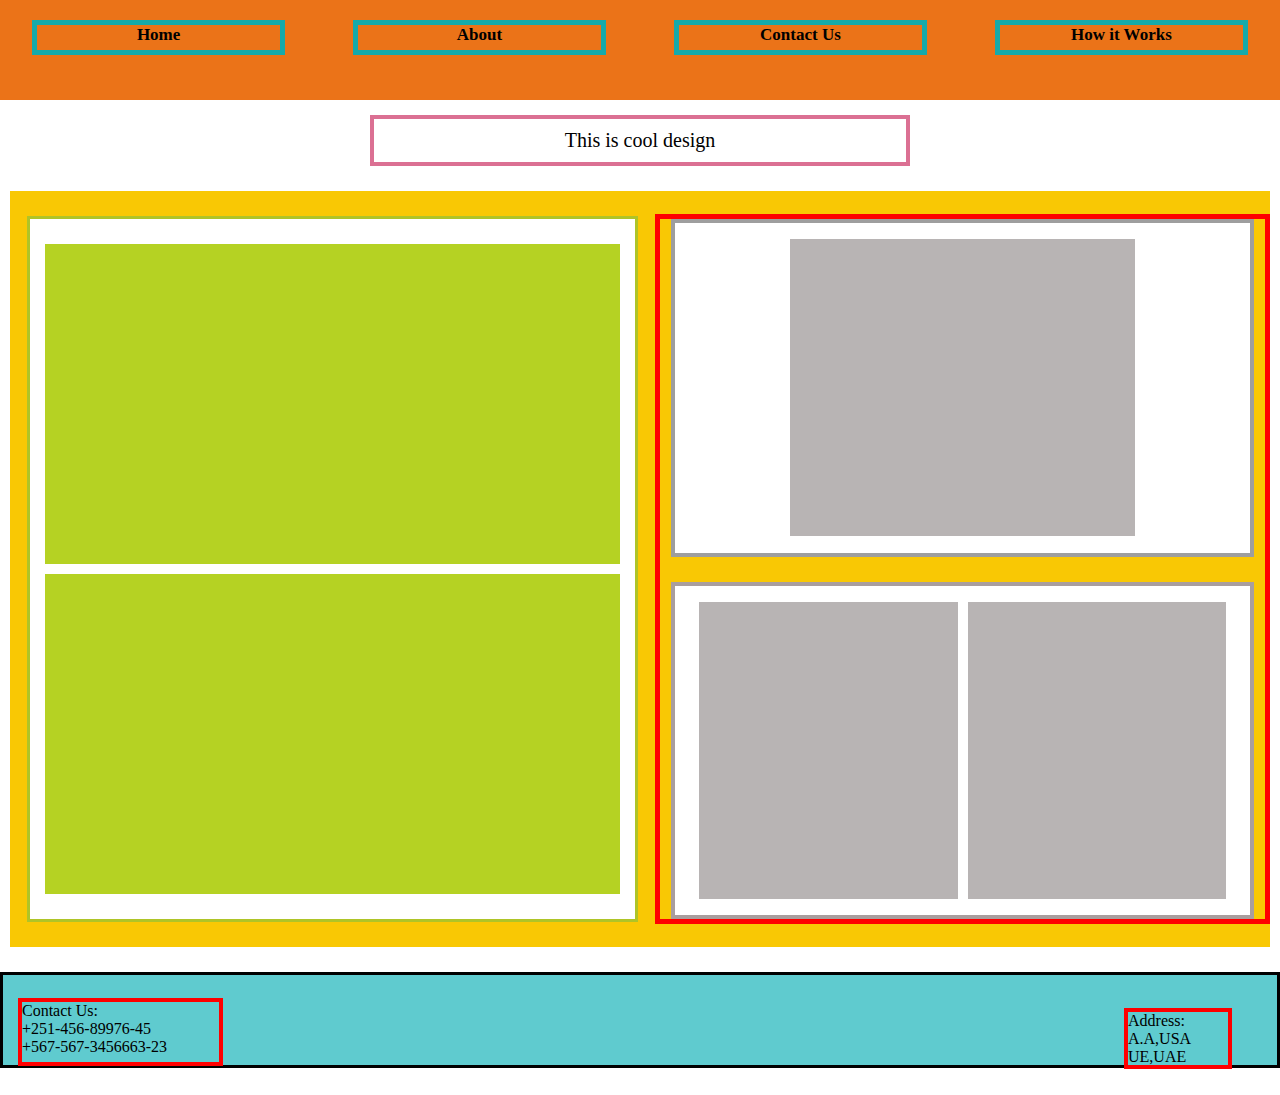
<file: PuppyProjectMediaQueries/Project/Bonus/bonus/week5-bonus/bonus/mediaQuery.html>
<!DOCTYPE html>
<html lang="en">
  <head>
    <meta charset="UTF-8" />
    <meta name="viewport" content="width=device-width, initial-scale=1.0" />
    <title>Media-Query-Bonus</title>

    <link rel="stylesheet" href="media.css" />
  </head>
  <body>
    <section class="border-section">
      <header>
        <div id="my-header">
          <ul class="header-links">
            <li class="header-links-box">
              <a href="#">Home</a>
            </li>
            <li class="header-links-box">
              <a href="#">About</a>
            </li>
            <li class="header-links-box">
              <a href="#">Contact Us</a>
            </li>
            <li id="how-it-work" class="header-links-box">
              <a href="#">How it Works</a>
            </li>
          </ul>
        </div>
      </header>
  
      <div class="text-box">
        <p>This is cool design</p>
      </div>
  
      <section>
        <div class="main-central-container">
          <div class="two-greens">
            <div class="first-green">
              <div></div>
            </div>
            <div class="second-green">
              <div></div>
            </div>
          </div>
  
          <div class="right-column">
            <div class="single-container">
              <div class="single-internal-gray"></div>
            </div>
    
            <div class="two-grays">
              <div class="leftSide-gray"></div>
              <div class="rightSide-gray"></div>
            </div>
          </div>
        </div>
      </section>
    </section>

    <footer>
      <div id="my-footer">
        <div class="contact-box">
          <pre>
                    Contact Us: +251-456-89976-45
                                +567-567-3456663-23
          </pre>
          
        </div>
        <div>
          <div class="contact-boxmediaq">
                    Contact Us: <br>+251-456-89976-45<br>
                    +567-567-3456663-23
          </div>
          
        </div>
        <div class="address-box">
          Address: <br>
                  A.A,USA  <br>
                  UE,UAE
        </div>
      </div>
    </footer>
  </body>
</html>
</file>
<file: css/styles.css>
/* General Styling*/
*{
  margin: 0;
  padding: 0;
}
body {
  font-family: "Montserrat", sans-serif;
}
a {
  color: #06c;
}
img {
  max-width: 100%;
}
.white {
  color: #fff;
}
.black {
  color: #1d1d1f;
}
.grey {
  color: #86868b;
}
.top-50 {
  margin-top: 50px;
}
.top-100 {
  margin-top: 100px;
}
/* Header Style */
.nav-wrapper {
  background: rgba(0, 0, 0, 0.8);
  font-size: 0.85em;
  font-weight: 200;
}
.nav-wrapper ul li a {
  color: #fff;
}
.navbar-toggler {
  color: #fff;
}
.nav-item {
  text-align: left !important;
  padding: 4px 0;
  border-bottom: 1px solid #4b4b4b;
}

/* ********************************************* */
.links-wrapper ul li a:hover {
  color: red;
}
/* .links-wrapper ul li a::after {
  font-family: "FontAwesome";
  font-weight: 900;
  content: "\f105";
  padding-left: 10px;
} */

/* Second section */
.secondSection {
  background-image: url(../images/home/iphone11-pro-bg.jpg);
  height: 580px;
  background-position: center;
  background-repeat: no-repeat;
  background-size: cover;
}

/* Third section */
.thirdSection {
  background-image: url(../images/home/iphone11-bg.jpg);
  height: 580px;
  background-position: center;
  background-repeat: no-repeat;
  background-size: cover;
}

/* Fourth section */
.fourthSection .left-wrapper {
  background-image: url(../images/home/watch-series-5.jpg);
  height: 580px;
  background-position: bottom;
  background-repeat: no-repeat;
  background-size: cover;
}

.fourthSection .right-wrapper {
  background-image: url(../images/home/apple-card.jpg);
  height: 580px;
  background-position: bottom;
  background-size: cover;
  background-repeat: no-repeat;
  align-items: center;
}

/* section Five */
.fivethSection .left-wrapper {
  background-image: url(../images/home/apple-tv-background.jpg);
  height: 580px;
  background-position: center;
  background-size: cover;
  background-repeat: no-repeat;
  text-align: center;
}

.fivethSection .right-wrapper {
  background-image: url(../images/home/air-pods.jpg);
  height: 580px;
  color: #fff;
  background-size: initial;
  background-color: #000;
  background-position: bottom;
  background-repeat: no-repeat;
}
/* .watch-more-wrapper a:after {
  font-family: "FontAwesome";
  font-weight: 900;
  content: "\f144";
  padding-left: 15px;
} */
.servantLogo {
  padding: 180px 0 200px;
}

/* Sixth section */
.sixthSection .left-wrapper {
  background-image: url(../images/home/macbook-pro.jpg);
  height: 580px;
  background-position: bottom;
  background-size: initial;
  background-repeat: no-repeat;
  /* background-color: red; */
  background-color: #fafafa;
}

.sixthSection .right-wrapper {
  background-image: url(../images/home/new-ipad.jpg);
  height: 580px;
  background-position: center;
  background-size: cover;
  background-repeat: no-repeat;
}

/* To prvent space on both sides */
.container, .container-fluid, .container-xxl, .container-xl, .container-lg, .container-md, .container-sm {
    --bs-gutter-x: 0 !important;
    --bs-gutter-y: 0 !important;
    /* width: 100%;
    padding-right: calc(var(--bs-gutter-x)* 0.5);
    padding-left: calc(var(--bs-gutter-x)* 0.5);
    margin-right: auto;
    margin-left: auto; */
}



/* *************************************************** */

/* Footer Styling */
.footer-wrapper {
  background-color: #f5f5f7;
  color: #86868b;
  font-size: 0.7em;
}
.footer-wrapper ul {
  list-style: none;
  padding-bottom: 10px;
  padding-inline-start: 0px;
}
.footer-wrapper ul a {
  color: #515154;
}
.my-apple-wrapper {
  padding-bottom: 15px;
  margin-top: 10px;
}
.copyright {
  margin-top: 15px;
}
.footer-country {
  margin-top: 8px;
}
.flag-wrapper {
  display: inline-block;
  vertical-align: middle;
  padding-right: 5px;
}
.footer-country-name {
  display: inline-block;
  vertical-align: middle;
}
.footer-links-terms ul {
  display: flex;
}
.footer-links-terms ul li {
  padding: 0 10px;
  border-right: 1px solid #d2d2d7;
}
.footer-links-terms ul li:first-child {
  padding-left: 0;
}
.footer-links-terms ul li:last-child {
  border-right: 0;
}

.footer-links-wrapper h3 {
  font-size: 12px;
  font-weight: 600;
  color: #1d1d1f;
}
.footer-wrapper ul li {
  padding: 4px 0;
}
.upper-text-container {
  border-bottom: 1px solid #d2d2d7;
  padding: 17px 0 10px;
  margin-bottom: 20px;
}
.upper-text-container a {
  color: #515154;
}

/*Media Query*/
/* Footer */
@media (max-width: 768px) {
  .footer-links-wrapper ul {
    display: none;
  }
  .footer-links-wrapper h3 {
    padding: 10px 0;
    border-bottom: 1px solid #ccc;
  }
  .footer-links-wrapper h3:after {
    font-family: "FontAwesome";
    content: "\f067";
    padding-left: 10px;
    position: absolute;
    right: 25px;
  }
}
@media (min-width: 768px) {
  /*Nav bar*/
  .nav-item {
    text-align: center !important;
    padding: 0;
    border-bottom: 0px;
  }
  /*Footer styling*/
  .my-apple-wrapper {
    border-bottom: 1px solid #d2d2d7;
  }
}
@media (min-width: 992px) {
  /*Footer styling*/
  .copyright {
    margin-top: 10px;
  }
  .footer-country {
    margin-top: 10px;
  }
  .footer-links-terms {
    margin-top: 10px;
  }
}
</file>
<file: PuppyProjectMediaQueries/Project/CSS/style.css>
*{
    margin: 0;
    padding: 0;
    /* box-sizing: border-box; */
}


/* .parentpuppy{
    margin: auto;
} */

/* Header starts here */
.blueBG{
    background-color:#004b8d;
    width: 100%;
}

/* for header text */
.blueBG h1{
    text-align: center;
    color: white;
    padding-top: 30px;
    padding-bottom: 30px;
}

/* for footer text */
.blueBG h2{
    text-align: center;
    color: white;
    padding-top: 70px;
    padding-bottom: 65px;
}

/* For banner image */
.banner,.banner img{
    width: 100%;
}
.container img{
    width: 100%;
    height: auto;}
.img1,.missing,.img2,.morePuppy,.bottomImg1,.bottomImg2{
    margin: 20px auto;
    width: 311px;
    height: auto;
}
.missing{
    display: none;
    width: 33%;
    height: 311px;
    background-color:#ff6868;
    font-family: "Roboto", serif;
    font-weight: 900; 
}
.morePuppy{
    text-align: center;
    font-weight: 700;
    font-size: 20px;
}
.footerText{
    margin-top: 20px;
}






@media(min-width:768){
    .missing{
        display: block;
        max-width: 650px;
    }
    .missingPuppy-wrapper{
        display: flex;
        justify-content: space-between;
        margin: 0 auto;
        max-width: 650px;
    }
}



/* media query */
@media (min-width: 768px) { 
  /* all puppies style */
    .missingPuppy-wrapper {
    display: flex;
    justify-content: space-between;
    margin: 0 auto;
    max-width: 650px;
  } 
  /* the first three puppies style */
  .missingPuppy-wrapper > div {
    width: 32%;
    margin: 0;
  } 
  /* missing puppy style */
  .missing {
    background-color: #f04d65; 
    display: block;
    font-size: 3vw;
    text-align: center;
    align-items: center;
    display: flex;
    font-weight: 700;
    height: auto;
    width: 311px;
  } 
  /* the last two puppies style */
  .img2 > div {
    width: 48%;
    margin: 0;
  } 
  /* more puppies text style */
  .morePuppy{
    margin-top: 70px;
    margin-bottom: 68px;
  } 
  /* banner image style */
  .banner img {
    margin-bottom: 84px;
  } 
  /* footer style */
  #footer { 
    margin-top: 67px; 
  } 
}
</file>
<file: PuppyProjectMediaQueries/Project/Bonus/bonus.css>
*{
    padding: 0;
    margin: 0;
}

.outer-border{
    width: 667px;
    height: 925px;
    margin: 0 auto;
    border: 5px solid black;
}

.header-wrapper{
    width: 660px;
    height: 132px;
    margin: 0 8px 37px 2px;
    background-color: #ed1c24;
}

.header-links{
    width: 100%;
    height: auto;
    margin: 0 auto;
    padding-top: 50px;
}

.header-links ul{
    display: flex;
    align-items: center;
    justify-content: space-evenly;
    width: 100%;
    height: auto;
    text-align: center;
}

.header-links ul li{
    border: 3px solid black;
    padding: 8px 28px;
    list-style: none;
}

.header-links ul li a{
    color: #2e0406;
    text-decoration: none;
    font-weight: 600;
    opacity: 0.86;
}

.howitworks,.cool-designtext,.address{
    display: none;
}

.left-wrapper{
    background-color: #ffc90e;
    border: 5px solid black;
    margin: 0 10px 20px 3px;
    width: 636px;
    height: 251px;
    display: flex;
    justify-content: space-evenly;
    align-items: center;
}

.green-left-upper,.green-left-bottom{
    width: 293px;
    height: 212px;
    background-color: #b5e61d;
    border: 5px solid black;
}

.right-wrapper{
    width: 637px;
    height: 456px;
    background-color: #fff;
}

.right-upper-1gray{
    width: 382px;
    height: 355px;
    background-color: #ffffff;
    border: 5px solid black;
    margin: 27px auto;
    display: flex;
    align-items: center;
    justify-content: space-between;
}

.right-upper-1gray .innersinglegray{
    width: 281px;
    height: 295px;
    border: 5px solid black;
    margin: 0 auto;
    background-color: #c3c3c3;
}
footer{
    width: 667px;
    height: 92px;
    border: 5px solid black;
    background-color: #99d9ea;
    margin-bottom: 20px;
    margin: 0 auto;
}

.contact{
    text-align: start;
    padding: 24px 59px 84px;
}


/* Media query */

@media(min-width:960px){
    .header-wrapper{
    max-width:694px;
    height: 114px;
    margin: 0 8px 37px 2px;
    background-color: #ed1c24;
}
}
</file>
<file: PuppyProjectMediaQueries/Project/Bonus/bonus/bonus.css>
/* To remove default padding and margin so that we can adjust by ourself */
* {
  margin: 0;
  padding: 0;
}

/* Images should not go more than their containers sizes, so set max-width to 100% */

img {
  max-width: 100%;
}

/* set the same font size and font families For all texts in body */

body {
  font-size: 20px;
  font-family: "Montserrat", sans-serif;
}

.header-wrapper {
  background-color: black;
  font-weight: 200;
  font-size: 0.75em;
}

.internal-wrapper {
  width: 546px;
  padding: 0 10px;
  margin: 0 auto; /* make the wrapper to the center */
}

.header-links-wrapper ul {
  display: flex;
  justify-content: space-between;
  align-items: center;
  list-style: none;
}
/* .header-links-wrapper ul li{
    display: inline-block;
    gap: 20px;
} */
/* d/ce between flex and inline -block */
.header-links-wrapper ul li a {
  text-decoration: none;
  color: #fff;
  opacity: 0.8;
  display: inline-block;
  padding: 14px 0 8px;
  height: 25px;
}
.header-links-wrapper ul li a:hover {
  opacity: 1;
}

.logo-link,
.search-link,
.cart-limk,
.cart-link {
  /* display: block; ?????????*/
  width: 18px;
}

.logo-link {
  padding: 12px 0 8px;
}

.search-link {
  padding: 14px 0 8px;
}

.cart-link {
  padding: 12px 0 10px;
}

/* Header section ends here */


/* Second section of main body starts here */

.secondSection{
    background-image: url(../bonus/images/home/section\ one.PNG);
    height: 700px;
    width: 100%;
    background-size: initial;
    background-position: bottom;
    background-repeat: no-repeat;
    background-color: black;
    text-align: center;
    color: white;
    padding: 20px 0;
    line-height: 1.5;
}

.internal-wrapper{
  width: 580px;
}
.buttonBuy button {
    background-color: #06c; /* Blue background color */
    color: white; /* White text color */
    border: none; /* Remove default border */
    border-radius: 20px; /* Make the button elliptical */
    padding: 10px 30px; /* Adjust padding for size */
    font-size: 12px; /* Set font size */
    cursor: pointer; /* Change cursor to pointer on hover */
    text-align: center; /* Center text inside the button */
    display: inline-block; /* Ensure proper layout */
    margin: 5px;
}

.buttonBuy button:hover {
    background-color: darkblue; /* Darker blue when hovered */
    transition: background-color 0.3s ease; /* Smooth hover effect */
}

.links-wrapper ul li{
    display: inline-block;
    list-style: none;
}

.links-wrapper ul li a{
    text-decoration: none;
    padding-right: 25px;
    color: #06c;
}

.links-wrapper ul li a{
    text-decoration: none;
    margin: 10px;
}

.links-wrapper  ul .learnMore a::after {
  font-family: "FontAwesome";
  font-weight: 900;
  content: "\f105";
  padding-left: 10px;
}

.links-wrapper  ul .WatchMore a::after {
  font-family: "FontAwesome";
  font-weight: 900;
  content: "\f144";
  padding-left: 10px;
}

/* section three starts here */
.sectionThree{
    background-image: url(../bonus/images/home/seciton\ two.png);
    height: 700px;
    width: 100%;
    background-size: initial;
    background-position: bottom;
    background-repeat: no-repeat;
    background-color:#f5f5f7;
    text-align: center;
    /* color: #d4d4d6; */
    margin: 25px 0;
    color: black;
}

.secondSection .description{
    font-size: medium;
    font-weight: 700;
}

.sectionThree .description .price{
    font-size: medium;
    font-weight: 600;
    opacity: 0.1;
}


/* Section four */
.sectionFour{
    background-color: #f5f5f7;
}

.sectionFour .internal-wrapper{
  display: flex;
  justify-content: center;
  align-items: center;
  background-color: #f5f5f7;
}

.sectionFour .leftContent{
  width: 100%;
  text-align: center;
}

.sectionFour .leftContent .buttonandlink .buttonBuy{
  display: inline-block;
  /* align-items: center;
  justify-content: space-between;
  gap: 5px; */
}

.sectionFour .leftContent .buttonandlink .links-wrapper{
  display: inline-block;
  /* align-items: center;
  justify-content: space-between;
  gap: 5px; */
}
</file>
<file: PuppyProjectMediaQueries/Project/Bonus/bonus/week5-bonus/bonus/media.css>
* {
  margin: 0;
  padding: 0;
}
.border-section {
  border: solid black 4px;
}

#my-header {
  background-color: #dc1d1d;
  border: solid black 3px;
  margin: 0 10px;
  height: 100px;
}
.header-links {
  display: flex;
  justify-content: space-between;
  width: 90%;
  margin: 0 auto;
  padding-top: 20px;
  text-align: center;
  list-style: none;
}
.header-links a {
  text-decoration: none;
  color: black;
  font-weight: bold;
  font-size: 17px;
}
.header-links-box {
  border: solid black 3px;
  width: 30%;
  height: 25px;
}
#how-it-work,
.text-box,.address-box {
  display: none;
}
.two-greens {
  background-color: rgb(249, 200, 4);
  width: 95%;
  height: 250px;
  margin: 25px auto;
  border: solid black 4px;
  display: flex;
  justify-content: center;
  align-items: center;
}
.first-green,.second-green {
  background-color: rgb(181, 210, 35);
  width: 45%;
  height: 220px;
  margin: 0 auto;
  border: solid black 4px;
}
.single-container {
  display: flex;
  background-color: white;
  width: 60%;
  height: 370px;
  margin: 0 auto 25px;
  border: solid black 4px;
  justify-content: center;
  align-items: center;
}
.single-internal-gray {
  background-color: rgb(184, 180, 180);
  width: 80%;
  height: 80%;
  border: solid black 4px;
}

footer {
  border: solid black 3px;
  height: 90px;
  background-color: rgb(95, 203, 207);
}
.contact-box {
  font-size: 20px;
  width: 90%;
  /* padding: 10px; */
  }
  .contact-text{
    text-align: center;
  }
/* .address-box{
  display: none;
} */


@media(min-width:900px) {
  .border-section {
    border: none;
  }
  #my-header {
    background-color: #eb7318;
    margin: 0 0 15px;
    border: none;
  }
  #how-it-work,
.text-box,.address-box {
  display: block;
}

.header-links {
  width: 95%;
}
.header-links-box {
  border: solid rgb(22, 170, 170) 5px;
  width: 20%;
}
.text-box{
  width:40%;
  border: solid palevioletred 4px;
  text-align: center;
  margin: 0 auto;
  padding: 10px;
  font-size: 20px;
}

.main-central-container{
  display: flex;
  background-color: rgb(249, 200, 4);
  justify-content: center;
  align-items: center;
  margin: 25px 10px ;
}

.two-greens {
  background-color: white;
  border: solid rgb(175, 196, 39) 3px;
  width: 48%;
  height:700px;
  flex-direction: column;
  gap: 10px;
}
.first-green {
  border: none;
  width: 95%;
  height: 320px;
  
}
.second-green {
  border: none;
  width: 95%;
  height: 320px;
  
  
}
.single-container {
  background-color: white;
  width: 95%;
  height: 350px;
  border: solid rgb(158, 158, 158) 4px;
}
.single-internal-gray {
  background-color: rgb(184, 180, 180);
  width: 60%;
  height: 90%;
  border: none;
}
.right-column{
  display: flex;
  width: 48%;
  height:700px;
  flex-direction: column;
  align-items: center;
  border: solid red 5px;
}
.two-grays{
  background-color: white;
  width: 95%;
  height: 350px;
  border: solid rgb(169, 158, 158) 4px;
  display: flex;
  justify-content: center;
  align-items: center;
  gap: 10px;
}
.leftSide-gray{
  width: 45%;
  background-color: rgb(184, 180, 180);
  height: 90%;
}
.rightSide-gray{
  width: 45%;
  background-color: rgb(184, 180, 180);
  height: 90%;
}
#my-footer{
  display: flex;
  justify-content: space-between;
  align-items: center;
  width: 100%;
  height: 120px;
}
.contact-box{
  display: none;
}

.contact-boxmediaq,.address-box{
  border: solid red 4px;
  height: auto; 
}

.contact-boxmediaq{
  margin-left: 15px;
  margin-top: 10px;
  margin-bottom: 16px;
  width: 197px; 
  height: 60px;    
}
.address-box{
  margin-right: 45px;
  margin-top: 10px;
  margin-bottom: 3px;
  width: 100px; 
  height: 53px;
}
}
</file>
